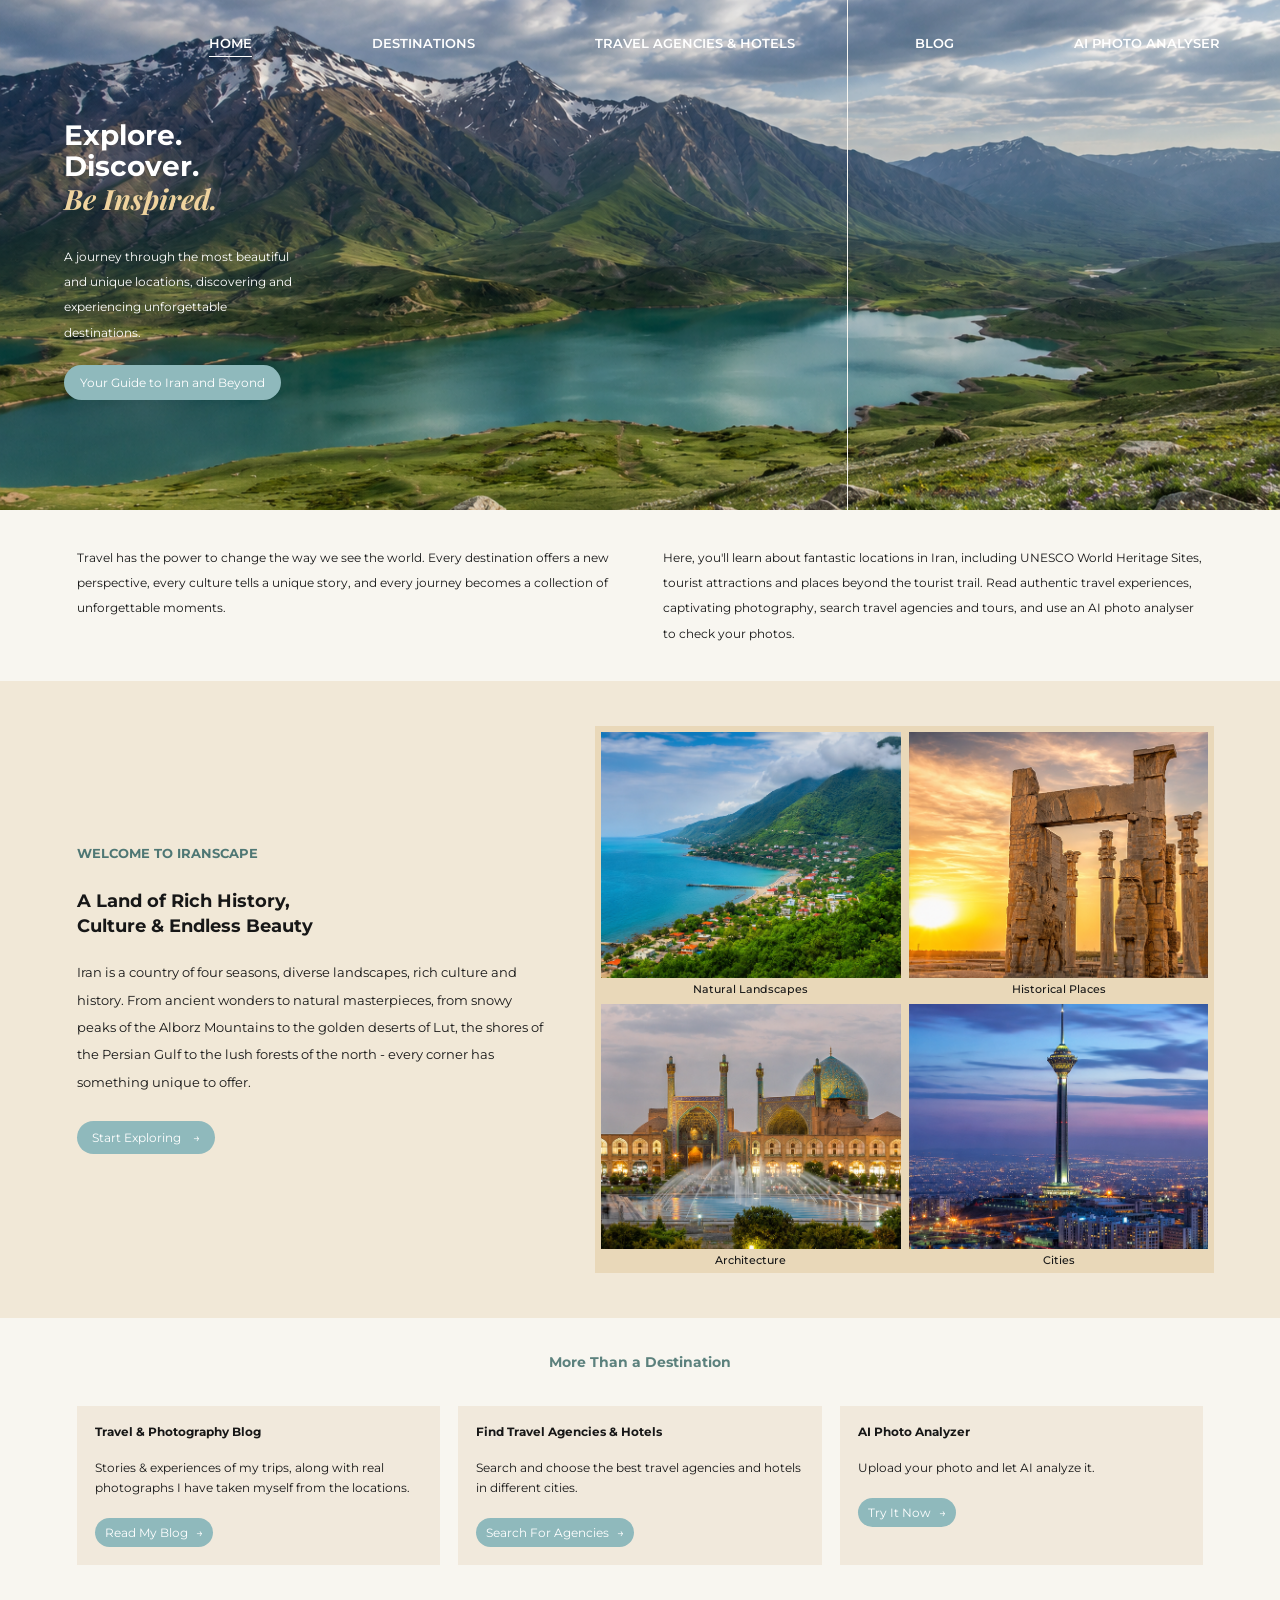
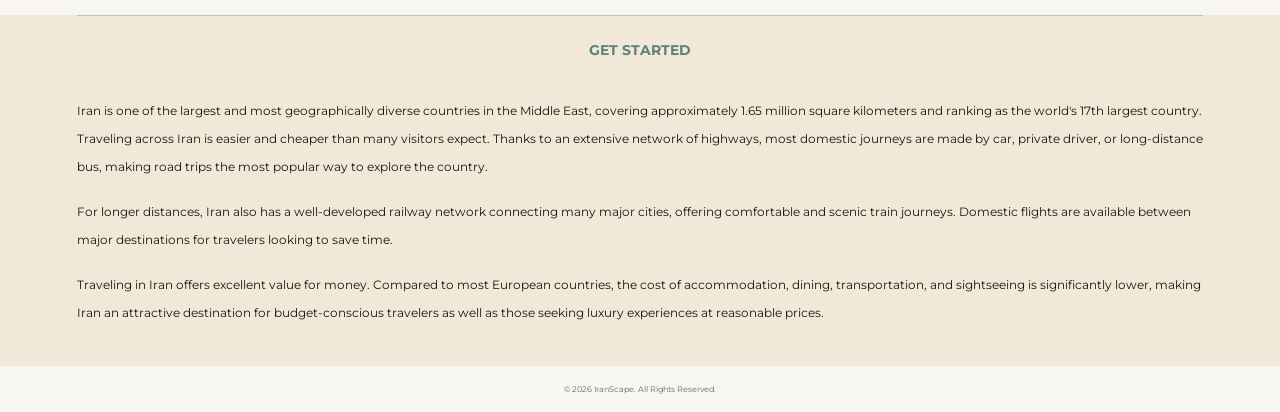
<file: index.html>
<!DOCTYPE html>
<html lang="en">

<head>

    <meta charset="UTF-8">

    <meta name="viewport" content="width=device-width, initial-scale=1.0">

    <title>IranScape | Explore Iran</title>

    <link rel="stylesheet" href="style.css">

    <!-- Google Fonts -->
    <link rel="preconnect" href="https://fonts.googleapis.com">

    <link rel="preconnect" href="https://fonts.gstatic.com" crossorigin>

    <link
        href="https://fonts.googleapis.com/css2?family=Montserrat:wght@300;400;500;600;700&family=Playfair+Display:ital,wght@0,600;1,600&display=swap"
        rel="stylesheet"
    >

</head>


<body>

<div class="website">

    <!-- ================================= -->
    <!--             HERO                  -->
    <!-- ================================= -->

    <section class="hero">

        <img
            src="images/image.png"
            alt="Landscape of Iran"
            class="hero-image"
        >

        <!-- Navigation -->

        <nav class="navbar">

            <a href="index.html" class="active">
                HOME
            </a>

            <a href="Destination page/index.html">
                DESTINATIONS
            </a>

            <a href="Agency page/index.html">
                TRAVEL AGENCIES & HOTELS
            </a>

            <a href="Blog page/index.html">
                BLOG
            </a>

            <a href="AI analyzer page/index.html">
                AI PHOTO ANALYSER
            </a>

        </nav>


        <!-- Hero text -->

        <div class="hero-content">

            <h1>
                Explore.<br>
                Discover.<br>
                <span>Be Inspired.</span>
            </h1>

            <p>
                A journey through the most beautiful and unique
                locations, discovering and experiencing
                unforgettable destinations.
            </p>

            <a href="#" class="hero-button">
                Your Guide to Iran and Beyond
            </a>

        </div>

    </section>


    <!-- ================================= -->
    <!--          INTRODUCTION             -->
    <!-- ================================= -->

    <section class="intro">

        <div class="intro-column">

            <p>
                Travel has the power to change the way we see the world.
                Every destination offers a new perspective, every culture
                tells a unique story, and every journey becomes a collection
                of unforgettable moments.
            </p>

        </div>


        <div class="intro-column">

            <p>
                Here, you'll learn about fantastic locations in Iran,
                including UNESCO World Heritage Sites, tourist attractions
                and places beyond the tourist trail. Read authentic travel
                experiences, captivating photography, search travel agencies
                and tours, and use an AI photo analyser to check your photos.
            </p>

        </div>

    </section>


    <!-- ================================= -->
    <!--        WELCOME TO IRANSCAPE       -->
    <!-- ================================= -->

    <section class="welcome">

        <div class="welcome-content">

            <!-- LEFT SIDE -->

            <div class="welcome-text">

                <p class="label">
                    WELCOME TO IRANSCAPE
                </p>

                <h2>
                    A Land of Rich History,<br>
                    Culture & Endless Beauty
                </h2>

                <p class="description">
                    Iran is a country of four seasons, diverse landscapes,
                    rich culture and history. From ancient wonders to natural
                    masterpieces, from snowy peaks of the Alborz Mountains
                    to the golden deserts of Lut, the shores of the Persian Gulf
                    to the lush forests of the north - every corner has something
                    unique to offer.
                </p>

                <a
                    href="Destination page/index.html"
                    class="explore-button"
                >
                    Start Exploring
                    <span>→</span>
                </a>

            </div>


            <!-- RIGHT SIDE -->

            <div class="gallery">

                <div class="gallery-item">

                    <img
                        src="images/image4.png"
                        alt="Natural landscapes of Iran"
                    >

                    <p>Natural Landscapes</p>

                </div>


                <div class="gallery-item">

                    <img
                        src="images/image3.png"
                        alt="Historical places in Iran"
                    >

                    <p>Historical Places</p>

                </div>


                <div class="gallery-item">

                    <img
                        src="images/image2.png"
                        alt="Iranian architecture"
                    >

                    <p>Architecture</p>

                </div>


                <div class="gallery-item">

                    <img
                        src="images/image1.png"
                        alt="Iranian cities"
                    >

                    <p>Cities</p>

                </div>

            </div>

        </div>

    </section>


    <!-- ================================= -->
    <!--       MORE THAN A DESTINATION     -->
    <!-- ================================= -->

    <section class="features">

        <p class="features-title">
            More Than a Destination
        </p>


        <div class="feature-container">

            <!-- BLOG -->

            <article class="feature-card">

                <h3>
                    Travel & Photography Blog
                </h3>

                <p>
                    Stories & experiences of my trips,
                    along with real photographs I have
                    taken myself from the locations.
                </p>

                <a href="Blog page/index.html">
                    Read My Blog
                    <span>→</span>
                </a>

            </article>


            <!-- AGENCIES -->

            <article class="feature-card">

                <h3>
                    Find Travel Agencies & Hotels
                </h3>

                <p>
                    Search and choose the best travel
                    agencies and hotels in different cities.
                </p>

                <a href="Travel Agencies & Hotels/index.html">
                    Search For Agencies
                    <span>→</span>
                </a>

            </article>


            <!-- AI -->

            <article class="feature-card">

                <h3>
                    AI Photo Analyzer
                </h3>

                <p>
                    Upload your photo and let AI
                    analyze it.
                </p>

                <a href="AI Photo Analyzer/index.html">
                    Try It Now
                    <span>→</span>
                </a>

            </article>

        </div>

    </section>


    <!-- ================================= -->
    <!--             GET STARTED           -->
    <!-- ================================= -->

    <section class="get-started">

        <div class="get-started-title">
            GET STARTED
        </div>


        <div class="information">

            <p>
                Iran is one of the largest and most geographically diverse
                countries in the Middle East, covering approximately 1.65 million
                square kilometers and ranking as the world's 17th largest country.

                Traveling across Iran is easier and cheaper than many visitors expect.
                Thanks to an extensive network of highways, most domestic journeys
                are made by car, private driver, or long-distance bus, making road
                trips the most popular way to explore the country.
            </p>


            <p>
                For longer distances, Iran also has a well-developed railway network
                connecting many major cities, offering comfortable and scenic train
                journeys. Domestic flights are available between major destinations
                for travelers looking to save time.
            </p>


            <p>
                Traveling in Iran offers excellent value for money. Compared to most
                European countries, the cost of accommodation, dining, transportation,
                and sightseeing is significantly lower, making Iran an attractive
                destination for budget-conscious travelers as well as those seeking
                luxury experiences at reasonable prices.
            </p>

        </div>

    </section>


    <!-- ================================= -->
    <!--              FOOTER               -->
    <!-- ================================= -->

    <footer class="footer">

        <p>
            © 2026 IranScape. All Rights Reserved.
        </p>

    </footer>

</div>


<script src="script.js"></script>

</body>

</html>
</file>
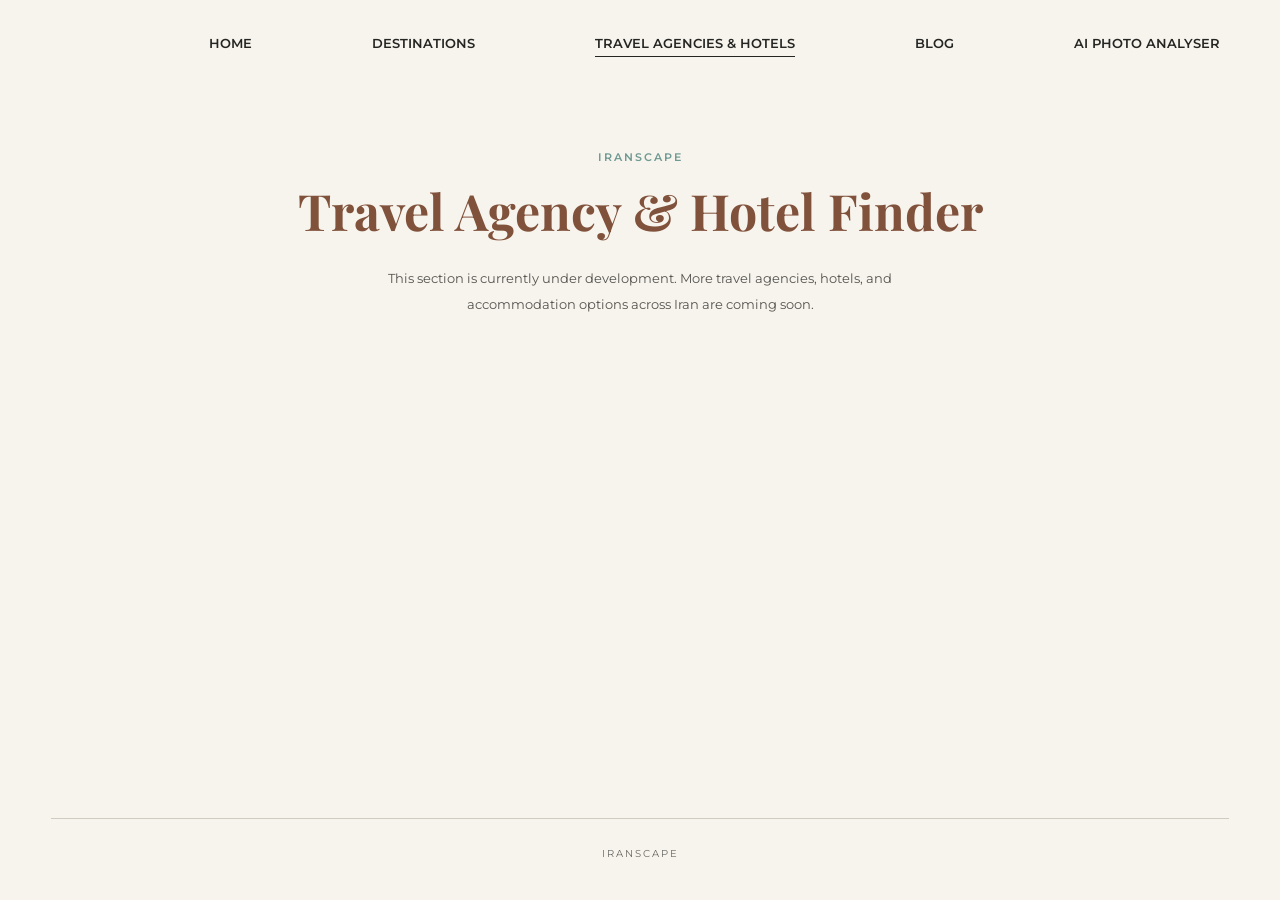
<file: Agency page/index.html>
<!DOCTYPE html>
<html lang="en">

<head>

    <meta charset="UTF-8">

    <meta name="viewport" content="width=device-width, initial-scale=1.0">

    <title>Travel Agencies & Hotels | IranScape</title>

    <link rel="stylesheet" href="agency.css">

    <!-- Google Fonts -->
    <link rel="preconnect" href="https://fonts.googleapis.com">

    <link rel="preconnect" href="https://fonts.gstatic.com" crossorigin>

    <link
        href="https://fonts.googleapis.com/css2?family=Montserrat:wght@300;400;500;600;700&family=Playfair+Display:ital,wght@0,600;1,600&display=swap"
        rel="stylesheet"
    >

</head>


<body>

    <header class="site-header">

        <nav class="navbar">

            <a href="../index.html">
                HOME
            </a>

            <a href="../Destination page/index.html">
                DESTINATIONS
            </a>

            <a href="index.html" class="active">
                TRAVEL AGENCIES & HOTELS
            </a>

            <a href="../Blog page/index.html">
                BLOG
            </a>

            <a href="../AI analyzer page/index.html">
                AI PHOTO ANALYSER
            </a>

        </nav>

    </header>


    <main>

        <section class="coming-soon">

            <p class="label">
                IRANSCAPE
            </p>

            <h1>
                Travel Agency & Hotel Finder
            </h1>

            <p>
                This section is currently under development.
                More travel agencies, hotels, and accommodation
                options across Iran are coming soon.
            </p>

        </section>

    </main>


    <footer class="footer">

        <p>
            IRANSCAPE
        </p>

    </footer>

</body>

</html>
</file>
<file: style.css>
/* =========================================
   GENERAL
========================================= */

* {
    box-sizing: border-box;
}

html {
    scroll-behavior: smooth;
}

body {
    margin: 0;
    background-color: #f8f6f0;
    font-family: 'Montserrat', sans-serif;
    color: #171717;
}

.website {
    width: 100%;
    margin: 0;
    background-color: #f8f6f0;
}


/* =========================================
   HERO
========================================= */

.hero {
    position: relative;
    width: 100%;
    height: 510px;
    overflow: hidden;
}

.hero-image {
    width: 100%;
    height: 100%;
    object-fit: cover;
    display: block;

    opacity: 0;
    transform: scale(1.02);

    animation: heroImageIn 1.2s ease-out forwards;
}


/* =========================================
   NAVIGATION
========================================= */

.navbar {
    position: absolute;

    top: 5px;
    left: 0;

    width: 100%;

    display: flex;
    justify-content: flex-end;
    align-items: center;

    gap: 120px;

    padding: 30px 60px;

    z-index: 5;
}

.navbar a {
    color: white;

    text-decoration: none;

    font-size: 13px;
    font-weight: 600;

    position: relative;

    white-space: nowrap;
}

.navbar a::after {
    content: "";

    position: absolute;

    left: 0;
    bottom: -6px;

    width: 0;
    height: 1px;

    background-color: white;

    transition: width 0.3s ease;
}

.navbar a:hover::after,
.navbar a.active::after {
    width: 100%;
}


/* =========================================
   HERO CONTENT
========================================= */

.hero-content {
    position: absolute;

    left: 5%;
    top: 120px;

    width: 240px;

    color: white;
}

.hero-content h1 {
    margin: 0 0 28px;

    font-size: 28px;
    line-height: 1.12;
    font-weight: 700;
}

.hero-content h1 span {
    color: #efd39e;

    font-family: 'Playfair Display', serif;
    font-style: italic;
}

.hero-content p {
    margin: 0 0 20px;

    font-size: 12px;
    line-height: 2.1;
    font-weight: 400;
}

.hero-button {
    display: inline-block;

    padding: 10px 16px;

    border-radius: 20px;

    background-color: #8fb9bc;

    color: white;
    text-decoration: none;

    font-size: 12px;
}


/* =========================================
   INTRO
========================================= */

.intro {
    display: flex;

    gap: 45px;

    padding: 35px 6%;

    background-color: #f8f6f0;
}

.intro-column {
    flex: 1;
}

.intro p {
    margin: 0;

    font-size: 12px;
    line-height: 2.1;
}


/* =========================================
   WELCOME SECTION
========================================= */

.welcome {
    background-color: #f1e8d7;
    overflow: hidden;
}

.welcome-content {
    display: flex;

    align-items: center;
    justify-content: space-between;

    gap: 45px;

    padding: 45px 6%;
}

.welcome-text {
    width: 42%;
    flex-shrink: 0;
}

.label {
    margin: 0 0 28px;

    color: #4f7774;

    font-size: 13px;
    font-weight: 700;
}

.welcome h2 {
    margin: 0 0 20px;

    font-size: 18px;
    line-height: 1.40;
}

.description {
    margin: 0 0 25px;

    font-size: 13px;
    line-height: 2.1;
}

.explore-button {
    display: inline-flex;

    align-items: center;
    gap: 12px;

    padding: 9px 15px;

    border-radius: 20px;

    background-color: #8fb9bc;

    color: white;
    text-decoration: none;

    font-size: 12px;
}

.explore-button span {
    font-size: 12px;
}


/* =========================================
   FOUR-IMAGE GALLERY
========================================= */

.gallery {
    width: 55%;
    flex-shrink: 0;

    display: grid;

    grid-template-columns: 1fr 1fr;

    gap: 8px;

    padding: 6px;

    background-color: #e9d8b9;

    overflow: hidden;
}

.gallery-item {
    text-align: center;
    overflow: hidden;
}

.gallery-item img {
    width: 100%;
    height: auto;

    display: block;

    aspect-ratio: 1 / 0.82;

    object-fit: cover;

    transition:
        transform 0.35s ease,
        filter 0.35s ease;
}

/* Slight movement when the mouse is over an image */
.gallery-item:hover img {
    transform: scale(1.025);
}

.gallery-item p {
    margin: 4px 0 0;

    font-size: 11px;
    font-weight: 500;
}


/* =========================================
   MORE THAN A DESTINATION
========================================= */

.features {
    padding: 35px 6% 40px;

    background-color: #f8f6f0;
}

.features-title {
    margin: 0 0 35px;

    text-align: center;

    color: #5c817d;

    font-size: 14px;
    font-weight: 700;
}

.feature-container {
    display: flex;

    gap: 18px;
}

.feature-card {
    flex: 1;

    min-height: 155px;

    padding: 18px;

    background-color: #f1e9dc;
}

.feature-card h3 {
    margin: 0 0 17px;

    font-size: 12px;
    line-height: 1.35;
}

.feature-card p {
    margin: 0 0 20px;

    font-size: 12px;
    line-height: 1.7;
}

.feature-card a {
    display: inline-flex;

    gap: 8px;
    align-items: center;

    padding: 7px 10px;

    border-radius: 20px;

    background-color: #8fb9bc;

    color: white;
    text-decoration: none;

    font-size: 12px;
}

.feature-card a span {
    font-size: 12px;
}


/* =========================================
   GET STARTED
========================================= */

.get-started {
    background-color: #f1e8d7;
}

.get-started-title {
    margin: 10px 6%;

    padding: 25px 0 8px;

    border-top: 1px solid #b8c5c2;

    text-align: center;

    color: #5c817d;

    font-size: 14px;
    font-weight: 700;
}

.information {
    padding: 20px 6% 40px;
}

.information p {
    margin: 0 0 18px;

    font-size: 12px;
    line-height: 2.3;
}

.information p:last-child {
    margin-bottom: 0;
}


/* =========================================
   FOOTER
========================================= */

.footer {
    padding: 18px;

    text-align: center;

    background-color: #f8f6f0;
}

.footer p {
    margin: 0;

    font-size: 8px;

    color: #666;
}


/* =========================================
   JAVASCRIPT SCROLL REVEAL
========================================= */

.reveal {
    opacity: 0;

    transform: translateY(25px);

    transition:
        opacity 0.8s ease,
        transform 0.8s ease;
}

.reveal.visible {
    opacity: 1;

    transform: translateY(0);
}


/* =========================================
   ANIMATION
========================================= */

@keyframes heroImageIn {
    from {
        opacity: 0;
        transform: scale(1.03);
    }

    to {
        opacity: 1;
        transform: scale(1);
    }
}


/* =========================================
   TABLET
========================================= */

@media (max-width: 1050px) {

    .navbar {
        gap: 50px;

        padding: 30px 40px;
    }

    .navbar a {
        font-size: 11px;
    }

    .welcome-content {
        gap: 30px;
    }

    .welcome-text {
        width: 40%;
    }

    .gallery {
        width: 58%;
    }
}


/* =========================================
   MOBILE
========================================= */

@media (max-width: 700px) {

    .navbar {
        flex-wrap: wrap;

        gap: 14px 30px;

        padding: 22px 25px;
    }

    .navbar a {
        font-size: 10px;
    }


    /* ---------- WELCOME SECTION ---------- */

    .welcome-content {
        flex-direction: column;
        align-items: stretch;

        gap: 30px;

        padding: 40px 6%;
    }

    .welcome-text {
        width: 100%;
    }

    .welcome h2 {
        font-size: 18px;
    }

    .description {
        font-size: 13px;
        line-height: 2;
    }


    /* ---------- FOUR-IMAGE FRAME ---------- */

    .gallery {
        width: 100%;

        grid-template-columns: 1fr 1fr;

        gap: 7px;

        padding: 6px;
    }

    .gallery-item img {
        width: 100%;

        aspect-ratio: 1 / 0.82;
    }

    .gallery-item p {
        font-size: 10px;
    }


    /* ---------- FEATURE CARDS ---------- */

    .feature-container {
        flex-direction: column;
    }

    .feature-card {
        width: 100%;
    }
}


/* =========================================
   SMALL MOBILE
========================================= */

@media (max-width: 430px) {

    .navbar a {
        font-size: 8px;
    }

    .welcome-content {
        padding: 35px 5%;
        gap: 25px;
    }

    .label {
        margin-bottom: 20px;

        font-size: 12px;
    }

    .welcome h2 {
        font-size: 17px;
    }

    .description {
        font-size: 12px;
        line-height: 2;
    }

    .gallery {
        width: 100%;

        gap: 6px;

        padding: 5px;
    }

    .gallery-item img {
        aspect-ratio: 1 / 0.82;
    }

    .gallery-item p {
        font-size: 9px;
    }
}
</file>
<file: Agency page/agency.css>
/* =========================================
   RESET
========================================= */

* {
    margin: 0;
    padding: 0;
    box-sizing: border-box;
}

html {
    scroll-behavior: smooth;
}

body {
    min-height: 100vh;

    background-color: #f7f4ed;
    color: #252522;

    font-family: "Montserrat", sans-serif;

    overflow-x: hidden;

    display: flex;
    flex-direction: column;
}


/* =========================================
   NAVIGATION
========================================= */

.navbar {
    position: absolute;
    top: 5px;
    left: 0;
    width: 100%;

    display: flex;
    justify-content: flex-end;
    align-items: center;

    gap: 120px;
    padding: 30px 60px;

    z-index: 5;
}

.navbar a {
    color: #252522;
    text-decoration: none;

    font-size: 13px;
    font-weight: 600;

    position: relative;
    white-space: nowrap;
}

.navbar a::after {
    content: "";
    position: absolute;

    left: 0;
    bottom: -6px;

    width: 0;
    height: 1px;

    background-color: #252522;

    transition: width 0.3s ease;
}

.navbar a:hover::after,
.navbar a.active::after {
    width: 100%;
}


/* =========================================
   COMING SOON
========================================= */

.coming-soon {
    width: 90%;
    max-width: 800px;

    margin: 150px auto 80px;

    text-align: center;
}

.coming-soon .label {
    margin-bottom: 18px;

    color: #6f9993;

    font-size: 11px;
    font-weight: 600;

    letter-spacing: 2px;
}

.coming-soon h1 {
    margin-bottom: 25px;

    color: #80513b;

    font-family: "Playfair Display", serif;

    font-size: clamp(25px, 4vw, 50px);

    line-height: 1.15;
}

.coming-soon p:last-child {
    max-width: 600px;

    margin: 0 auto;

    color: #55534f;

    font-size: 13px;

    line-height: 2;
}


/* =========================================
   FOOTER
========================================= */

.footer {
    width: 92%;

    margin: auto auto 0;

    padding: 28px 0 40px;

    border-top: 1px solid #d0ccc2;

    text-align: center;
}

.footer p {
    color: #6b6964;

    font-size: 10px;

    letter-spacing: 2px;
}


/* =========================================
   TABLET
========================================= */

@media (max-width: 1050px) {

    .navbar {
        gap: 50px;
        padding: 30px 40px;
    }

    .navbar a {
        font-size: 11px;
    }

    .coming-soon {
        margin-top: 140px;
    }

}


/* =========================================
   MOBILE
========================================= */

@media (max-width: 700px) {

    .navbar {
        position: absolute;

        width: 94%;

        flex-wrap: wrap;

        justify-content: flex-end;

        gap: 14px 30px;

        padding: 18px 0;
    }

    .navbar a {
        font-size: 10px;
    }

    .coming-soon {
        width: 88%;

        margin-top: 150px;
        margin-bottom: 60px;
    }

    .coming-soon h1 {
        font-size: 25px;
    }

    .coming-soon p:last-child {
        font-size: 12px;
        line-height: 1.8;
    }

}


/* =========================================
   VERY SMALL MOBILE
========================================= */

@media (max-width: 430px) {

    .navbar {
        gap: 12px 20px;
    }

    .navbar a {
        font-size: 8px;
    }

    .coming-soon {
        margin-top: 170px;
    }

    .coming-soon h1 {
        font-size: 22px;
    }

    .coming-soon p:last-child {
        font-size: 12px;
    }

}
</file>
